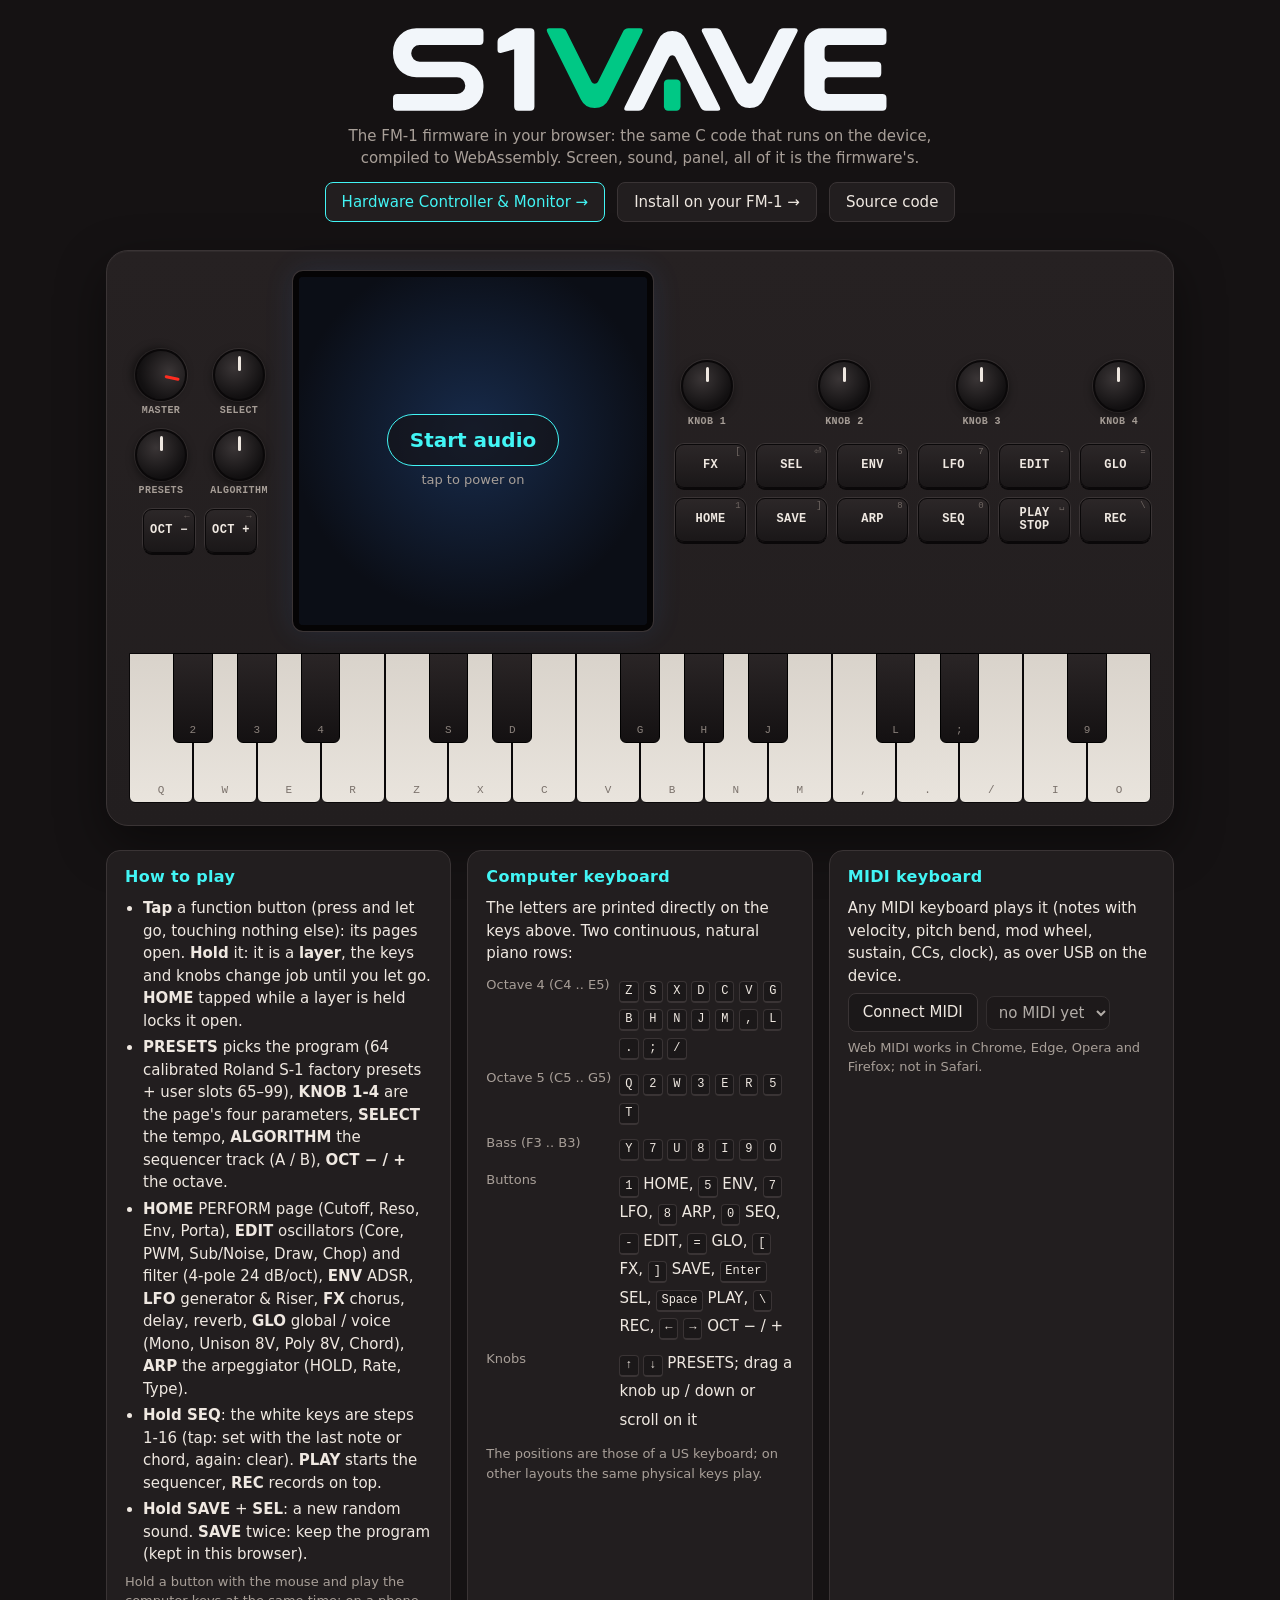
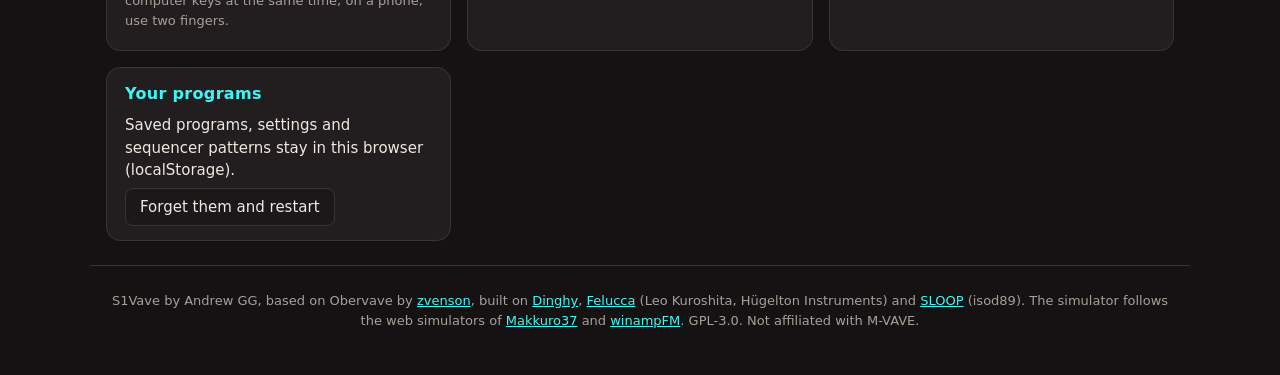
<file: docs/sim/index.html>
<!doctype html>
<!-- SPDX-License-Identifier: GPL-3.0-only -->
<html lang="en">
<head>
<meta charset="utf-8">
<meta name="viewport" content="width=device-width, initial-scale=1">
<title>S1VAVE Simulator · 8-Voice Tweak Synth on M-VAVE FM-1</title>
<meta name="description" content="S1VAVE, an 8-voice virtual analog tweak synth clone firmware for the M-VAVE FM-1 hardware, running in your browser: the firmware's own C code compiled to WebAssembly by Andrew GG.">
<link rel="icon" href="logo.png">
<link rel="stylesheet" href="sim.css">
</head>
<body>
<header class="top">
  <img class="logo" src="logo.svg?v=7" alt="S1VAVE">
  <p class="tag">The FM-1 firmware in your browser: the same C code that runs on the device, compiled to WebAssembly.
    Screen, sound, panel, all of it is the firmware's.</p>
  <nav class="links">
    <a class="cta" href="/editor/">Hardware Controller &amp; Monitor &rarr;</a>
    <a href="https://thefirmwarehub.com/#fw-s1vave">Install on your FM-1 &rarr;</a>
    <a href="https://github.com/andrewgg/s1vave" target="_blank" rel="noopener">Source code</a>
  </nav>
</header>

<main>
  <section class="device" id="device" aria-label="The simulated FM-1">
    <div class="left">
      <div class="knobrow">
        <div class="knob" data-id="master" data-label="MASTER"></div>
        <div class="knob" data-id="select" data-label="SELECT"></div>
      </div>
      <div class="knobrow">
        <div class="knob" data-id="presets" data-label="PRESETS"></div>
        <div class="knob" data-id="algo" data-label="ALGORITHM"></div>
      </div>
      <div class="octs">
        <button class="btn" data-btn="0">OCT &minus;</button>
        <button class="btn" data-btn="1">OCT +</button>
      </div>
    </div>
    <div class="screenbox">
      <canvas id="screen" width="240" height="240" aria-label="The FM-1's screen"></canvas>
      <button id="power" class="power">
        <span class="p1">Start audio</span>
        <span class="p2">tap to power on</span>
      </button>
    </div>
    <div class="right">
      <div class="knobrow four">
        <div class="knob" data-id="k1" data-label="KNOB 1"></div>
        <div class="knob" data-id="k2" data-label="KNOB 2"></div>
        <div class="knob" data-id="k3" data-label="KNOB 3"></div>
        <div class="knob" data-id="k4" data-label="KNOB 4"></div>
      </div>
      <div class="btngrid">
        <button class="btn" data-btn="2">FX</button>
        <button class="btn" data-btn="3">SEL</button>
        <button class="btn" data-btn="4">ENV</button>
        <button class="btn" data-btn="5">LFO</button>
        <button class="btn" data-btn="6">EDIT</button>
        <button class="btn" data-btn="7">GLO</button>
        <button class="btn" data-btn="8">HOME</button>
        <button class="btn" data-btn="9">SAVE</button>
        <button class="btn" data-btn="10">ARP</button>
        <button class="btn" data-btn="11">SEQ</button>
        <button class="btn" data-btn="12">PLAY<br>STOP</button>
        <button class="btn rec" data-btn="13">REC</button>
      </div>
    </div>
    <div class="keys" id="keys" aria-label="The 27 keys, F3 to G5"></div>
  </section>

  <section class="info">
    <div class="box">
      <h2>How to play</h2>
      <ul>
        <li><b>Tap</b> a function button (press and let go, touching nothing else): its pages open.
          <b>Hold</b> it: it is a <b>layer</b>, the keys and knobs change job until you let go.
          <b>HOME</b> tapped while a layer is held locks it open.</li>
        <li><b>PRESETS</b> picks the program (64 calibrated Roland S-1 factory presets + user slots 65–99), <b>KNOB 1-4</b> are the page's four parameters,
          <b>SELECT</b> the tempo, <b>ALGORITHM</b> the sequencer track (A / B), <b>OCT &minus; / +</b> the octave.</li>
        <li><b>HOME</b> PERFORM page (Cutoff, Reso, Env, Porta), <b>EDIT</b> oscillators (Core, PWM, Sub/Noise, Draw, Chop) and filter (4-pole 24 dB/oct), <b>ENV</b> ADSR, <b>LFO</b> generator &amp; Riser, <b>FX</b> chorus,
          delay, reverb, <b>GLO</b> global / voice (Mono, Unison 8V, Poly 8V, Chord), <b>ARP</b> the arpeggiator (HOLD, Rate, Type).</li>
        <li><b>Hold SEQ</b>: the white keys are steps 1-16 (tap: set with the last note or chord, again: clear).
          <b>PLAY</b> starts the sequencer, <b>REC</b> records on top.</li>
        <li><b>Hold SAVE</b> + <b>SEL</b>: a new random sound. <b>SAVE</b> twice: keep the program
          (kept in this browser).</li>
      </ul>
      <p class="hint">Hold a button with the mouse and play the computer keys at the same time; on a phone, use two fingers.</p>
    </div>

    <div class="box">
      <h2>Computer keyboard</h2>
      <p>The letters are printed directly on the keys above. Two continuous, natural piano rows:</p>
      <table class="map">
        <tr><th>Octave 4 (C4 .. E5)</th><td><kbd>Z</kbd> <kbd>S</kbd> <kbd>X</kbd> <kbd>D</kbd> <kbd>C</kbd> <kbd>V</kbd> <kbd>G</kbd> <kbd>B</kbd> <kbd>H</kbd> <kbd>N</kbd> <kbd>J</kbd> <kbd>M</kbd> <kbd>,</kbd> <kbd>L</kbd> <kbd>.</kbd> <kbd>;</kbd> <kbd>/</kbd></td></tr>
        <tr><th>Octave 5 (C5 .. G5)</th><td><kbd>Q</kbd> <kbd>2</kbd> <kbd>W</kbd> <kbd>3</kbd> <kbd>E</kbd> <kbd>R</kbd> <kbd>5</kbd> <kbd>T</kbd></td></tr>
        <tr><th>Bass (F3 .. B3)</th><td><kbd>Y</kbd> <kbd>7</kbd> <kbd>U</kbd> <kbd>8</kbd> <kbd>I</kbd> <kbd>9</kbd> <kbd>O</kbd></td></tr>
        <tr><th>Buttons</th><td><kbd>1</kbd> HOME, <kbd>5</kbd> ENV, <kbd>7</kbd> LFO, <kbd>8</kbd> ARP, <kbd>0</kbd> SEQ, <kbd>-</kbd> EDIT,
          <kbd>=</kbd> GLO, <kbd>[</kbd> FX, <kbd>]</kbd> SAVE, <kbd>Enter</kbd> SEL, <kbd>Space</kbd> PLAY, <kbd>\</kbd> REC,
          <kbd>&larr;</kbd> <kbd>&rarr;</kbd> OCT &minus; / +</td></tr>
        <tr><th>Knobs</th><td><kbd>&uarr;</kbd> <kbd>&darr;</kbd> PRESETS; drag a knob up / down or scroll on it</td></tr>
      </table>
      <p class="hint">The positions are those of a US keyboard; on other layouts the same physical keys play.</p>
    </div>

    <div class="box">
      <h2>MIDI keyboard</h2>
      <p>Any MIDI keyboard plays it (notes with velocity, pitch bend, mod wheel, sustain, CCs, clock), as over USB on the device.</p>
      <div class="midirow">
        <button id="midiBtn" class="small">Connect MIDI</button>
        <select id="midiSel" disabled><option value="">no MIDI yet</option></select>
      </div>
      <p class="hint" id="midiMsg">Web MIDI works in Chrome, Edge, Opera and Firefox; not in Safari.</p>
    </div>

    <div class="box">
      <h2>Your programs</h2>
      <p>Saved programs, settings and sequencer patterns stay in this browser (localStorage).</p>
      <button id="resetStore" class="small">Forget them and restart</button>
    </div>
  </section>
</main>

<footer>
  <p>S1Vave by Andrew GG, based on Obervave by <a href="https://github.com/zvenson">zvenson</a>, built on <a href="https://github.com/zvenson/dinghy">Dinghy</a>, <a href="https://github.com/hugelton/Felucca">Felucca</a> (Leo Kuroshita, H&uuml;gelton Instruments) and <a href="https://github.com/isod89/sloop-fm1">SLOOP</a> (isod89). The simulator follows the web simulators of <a href="https://github.com/genkigenki/Makkuro37">Makkuro37</a> and <a href="https://github.com/hericdk/winampFM">winampFM</a>. GPL-3.0. Not affiliated with M-VAVE.</p>
</footer>
<script src="sim.js"></script>
</body>
</html>
</file>
<file: docs/sim/sim.css>
/* SPDX-License-Identifier: GPL-3.0-only */
/* S1Vave simulator: thefirmwarehub.com's warm dark, S1Vave's red and blue (assets/logo) */
:root {
  --bg: #151213;
  --panel: #221e1f;
  --panel2: #1b1819;
  --line: #3a3435;
  --fg: #efe8e1;
  --dim: #a89f98;
  --cyan: #42f5f5;
  --red: #ff2c20;
  --blue: #3c82eb;
  --blue-hi: #78beff;
  --led: #ff4a38;
  --key-w: #e9e4dd;
  --key-b: #141112;
  color-scheme: dark;
}
* { box-sizing: border-box; }
html { -webkit-text-size-adjust: 100%; }
body {
  margin: 0;
  background: var(--bg);
  color: var(--fg);
  font: 15px/1.5 system-ui, -apple-system, "Segoe UI", Roboto, sans-serif;
}
a { color: var(--cyan); }
kbd {
  display: inline-block;
  min-width: 1.6em;
  padding: 0 .35em;
  border: 1px solid var(--line);
  border-bottom-width: 2px;
  border-radius: 4px;
  background: var(--panel2);
  font: 12px/1.6 ui-monospace, "SF Mono", Menlo, Consolas, monospace;
  text-align: center;
  color: var(--fg);
}

/* ---- header */
.top { max-width: 1100px; margin: 0 auto; padding: 20px 16px 8px; text-align: center; }
.logo { width: min(520px, 100%); height: auto; display: block; margin: 0 auto; }
.tag { color: var(--dim); margin: 6px auto 12px; max-width: 640px; }
.links { display: flex; gap: 12px; justify-content: center; flex-wrap: wrap; }
.links a {
  padding: 8px 16px; border: 1px solid var(--line); border-radius: 8px; text-decoration: none; color: var(--fg);
  background: var(--panel);
}
.links a.cta { border-color: var(--cyan); color: var(--cyan); }
.links a:hover { border-color: var(--cyan); }

main { max-width: 1100px; margin: 0 auto; padding: 8px 16px 24px; }

/* ---- the device */
.device {
  display: grid;
  grid-template-columns: auto auto 1fr;
  grid-template-areas: "left screen right" "keys keys keys";
  gap: 18px 22px;
  align-items: center;
  margin: 12px auto 24px;
  padding: 20px 22px 22px;
  background: linear-gradient(180deg, #262122, var(--panel));
  border: 1px solid var(--line);
  border-radius: 22px;
  box-shadow: 0 18px 50px rgba(0, 0, 0, .45), inset 0 1px 0 rgba(255, 255, 255, .04);
  user-select: none;
  -webkit-user-select: none;
  -webkit-touch-callout: none;
}
.device button, .device .knob, .keys { touch-action: none; }
.left { grid-area: left; display: flex; flex-direction: column; gap: 12px; align-items: center; }
.right { grid-area: right; display: flex; flex-direction: column; gap: 16px; align-items: stretch; min-width: 0; }
.screenbox { grid-area: screen; position: relative; width: 360px; max-width: 100%; }
.knobrow { display: flex; gap: 14px; justify-content: center; }
.knobrow.four { justify-content: space-between; }

#screen {
  display: block; width: 100%; height: auto; aspect-ratio: 1;
  image-rendering: pixelated; image-rendering: crisp-edges;
  background: #0b0e16; border: 6px solid #050405; border-radius: 10px;
  box-shadow: 0 0 0 1px var(--line), 0 0 30px rgba(60, 130, 235, .12);
}
.power {
  position: absolute; inset: 6px; display: flex; flex-direction: column; align-items: center; justify-content: center;
  gap: 4px; border: 0; border-radius: 6px; cursor: pointer; color: var(--fg);
  background: radial-gradient(circle at 50% 45%, rgba(60, 130, 235, .25), rgba(11, 14, 22, .92) 70%);
  font: inherit;
}
.power .p1 {
  font-size: 20px; font-weight: 600; padding: 10px 22px; border: 1px solid var(--cyan); border-radius: 999px;
  color: var(--cyan); background: rgba(21, 18, 19, .6);
}
.power .p2 { color: var(--dim); font-size: 13px; }
.power[hidden] { display: none; }

/* knobs: a black cap with a light pointer, the label under it */
.knob { display: flex; flex-direction: column; align-items: center; gap: 4px; cursor: ns-resize; width: 64px; }
.knob .cap {
  position: relative; width: 52px; height: 52px; border-radius: 50%;
  background: radial-gradient(circle at 40% 35%, #3a3536, #121011 70%);
  border: 2px solid #0a0809; box-shadow: 0 3px 8px rgba(0, 0, 0, .5), 0 0 0 1px var(--line);
}
.knob .cap::after {
  content: ""; position: absolute; left: 50%; top: 5px; width: 3px; height: 15px; margin-left: -1.5px;
  border-radius: 2px; background: var(--fg);
}
.knob[data-id="master"] .cap::after { background: var(--red); }
.knob .cap.turning { box-shadow: 0 3px 8px rgba(0, 0, 0, .5), 0 0 0 2px var(--cyan); }
.knob .lab { font: 600 10px/1.2 ui-monospace, Menlo, Consolas, monospace; color: var(--dim); letter-spacing: .04em; white-space: nowrap; }

/* buttons: dark, the LED lights the edge (as the FM-1's lit buttons) */
.btngrid { display: grid; grid-template-columns: repeat(6, 1fr); gap: 10px; }
.octs { display: flex; gap: 10px; }
.btn {
  position: relative; min-height: 44px; min-width: 52px; padding: 4px 6px; border-radius: 9px; cursor: pointer;
  border: 1px solid #0a0809; background: linear-gradient(180deg, #2c2728, #1a1718);
  color: var(--fg); font: 600 12px/1.15 ui-monospace, Menlo, Consolas, monospace; letter-spacing: .03em;
  box-shadow: 0 2px 0 #0a0809, 0 0 0 1px var(--line);
}
.btn .kb { position: absolute; right: 4px; top: 2px; font-size: 9px; color: #6f6662; font-weight: 400; }
.btn.lit { box-shadow: 0 2px 0 #0a0809, 0 0 0 2px var(--led), 0 0 14px rgba(255, 74, 56, .55); }
.btn.down { transform: translateY(2px); box-shadow: 0 0 0 #0a0809, 0 0 0 1px var(--cyan); }
.btn.lit.down { box-shadow: 0 0 0 2px var(--led), 0 0 14px rgba(255, 74, 56, .55); }

/* the keys: 16 white, 11 black, F3 .. G5 */
.keys { grid-area: keys; position: relative; height: 150px; margin-top: 4px; }
.key { position: absolute; top: 0; border-radius: 0 0 6px 6px; cursor: pointer; display: flex; flex-direction: column; justify-content: flex-end; align-items: center; padding-bottom: 6px; }
.key.w { height: 100%; background: linear-gradient(180deg, #d9d3cb, var(--key-w)); border: 1px solid #0a0809; z-index: 1; }
.key.b { height: 60%; background: linear-gradient(180deg, #2a2526, var(--key-b)); border: 1px solid #000; z-index: 2; }
.key .kl { font: 11px/1 ui-monospace, Menlo, Consolas, monospace; color: #7a716b; }
.key.b .kl { color: #8a817b; }
.key .dot { width: 7px; height: 7px; border-radius: 50%; margin-bottom: 5px; background: transparent; }
.key.glow .dot { background: rgba(255, 74, 56, .3); }
.key.lit .dot { background: var(--led); box-shadow: 0 0 8px var(--led); }
.key.w.down { background: linear-gradient(180deg, #bfb8af, #cfc8bf); }
.key.b.down { background: #3a3435; }

/* ---- info boxes */
.info { display: grid; grid-template-columns: repeat(auto-fit, minmax(300px, 1fr)); gap: 16px; }
.box { background: var(--panel); border: 1px solid var(--line); border-radius: 14px; padding: 14px 18px; }
.box h2 { margin: 0 0 8px; font-size: 16px; color: var(--cyan); font-weight: 600; letter-spacing: .02em; }
.box ul { margin: 0; padding-left: 18px; }
.box li { margin: 4px 0; }
.box p { margin: 6px 0; }
.hint { color: var(--dim); font-size: 13px; }
.map { border-collapse: collapse; width: 100%; }
.map th { text-align: left; font-weight: 500; color: var(--dim); padding: 4px 8px 4px 0; vertical-align: top; white-space: nowrap; font-size: 13px; }
.map td { padding: 4px 0; line-height: 1.9; }
.midirow { display: flex; gap: 8px; flex-wrap: wrap; align-items: center; }
.small {
  padding: 7px 14px; border-radius: 8px; border: 1px solid var(--line); background: var(--panel2); color: var(--fg);
  font: inherit; cursor: pointer;
}
.small:hover { border-color: var(--cyan); }
select {
  padding: 6px 8px; border-radius: 8px; border: 1px solid var(--line); background: var(--panel2); color: var(--fg);
  font: inherit; max-width: 100%;
}

footer { max-width: 1100px; margin: 0 auto; padding: 12px 16px 32px; color: var(--dim); font-size: 13px; text-align: center; border-top: 1px solid var(--line); }

/* ---- narrower: the screen on top, the knobs and buttons under it, then the keys */
@media (max-width: 980px) {
  .device { grid-template-columns: 1fr 1fr; grid-template-areas: "screen screen" "left right" "keys keys"; }
  .screenbox { justify-self: center; }
}
@media (max-width: 640px) {
  .device { grid-template-columns: 1fr; grid-template-areas: "screen" "right" "left" "keys"; padding: 14px 10px 16px; gap: 14px; border-radius: 16px; }
  .screenbox { width: 100%; max-width: 360px; }
  .left { flex-direction: row; flex-wrap: wrap; justify-content: center; }
  .knob { width: 58px; }
  .knob .cap { width: 44px; height: 44px; }
  .btngrid { gap: 6px; }
  .btn { min-width: 0; font-size: 11px; }
  .btn .kb { display: none; }
  .keys { height: 120px; }
  .key .kl { display: none; }
  .info { grid-template-columns: 1fr; }
}
</file>
